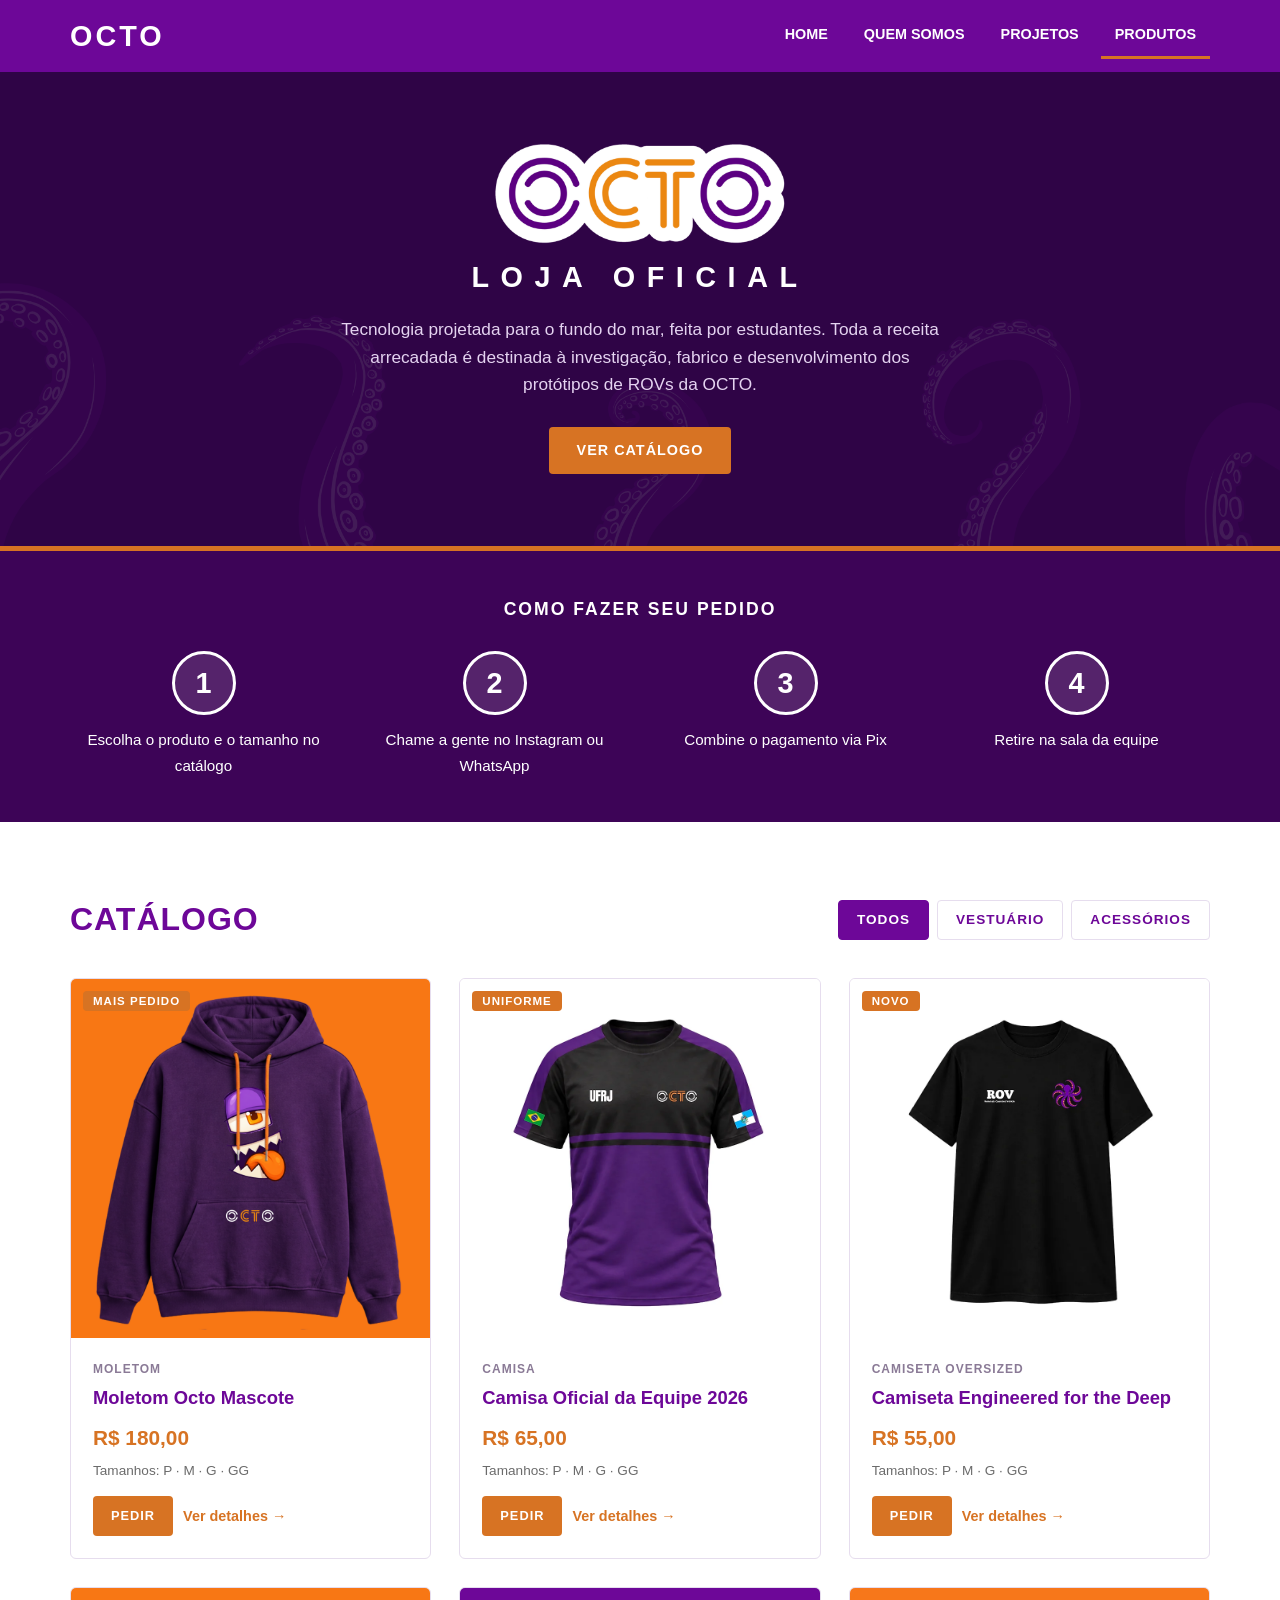
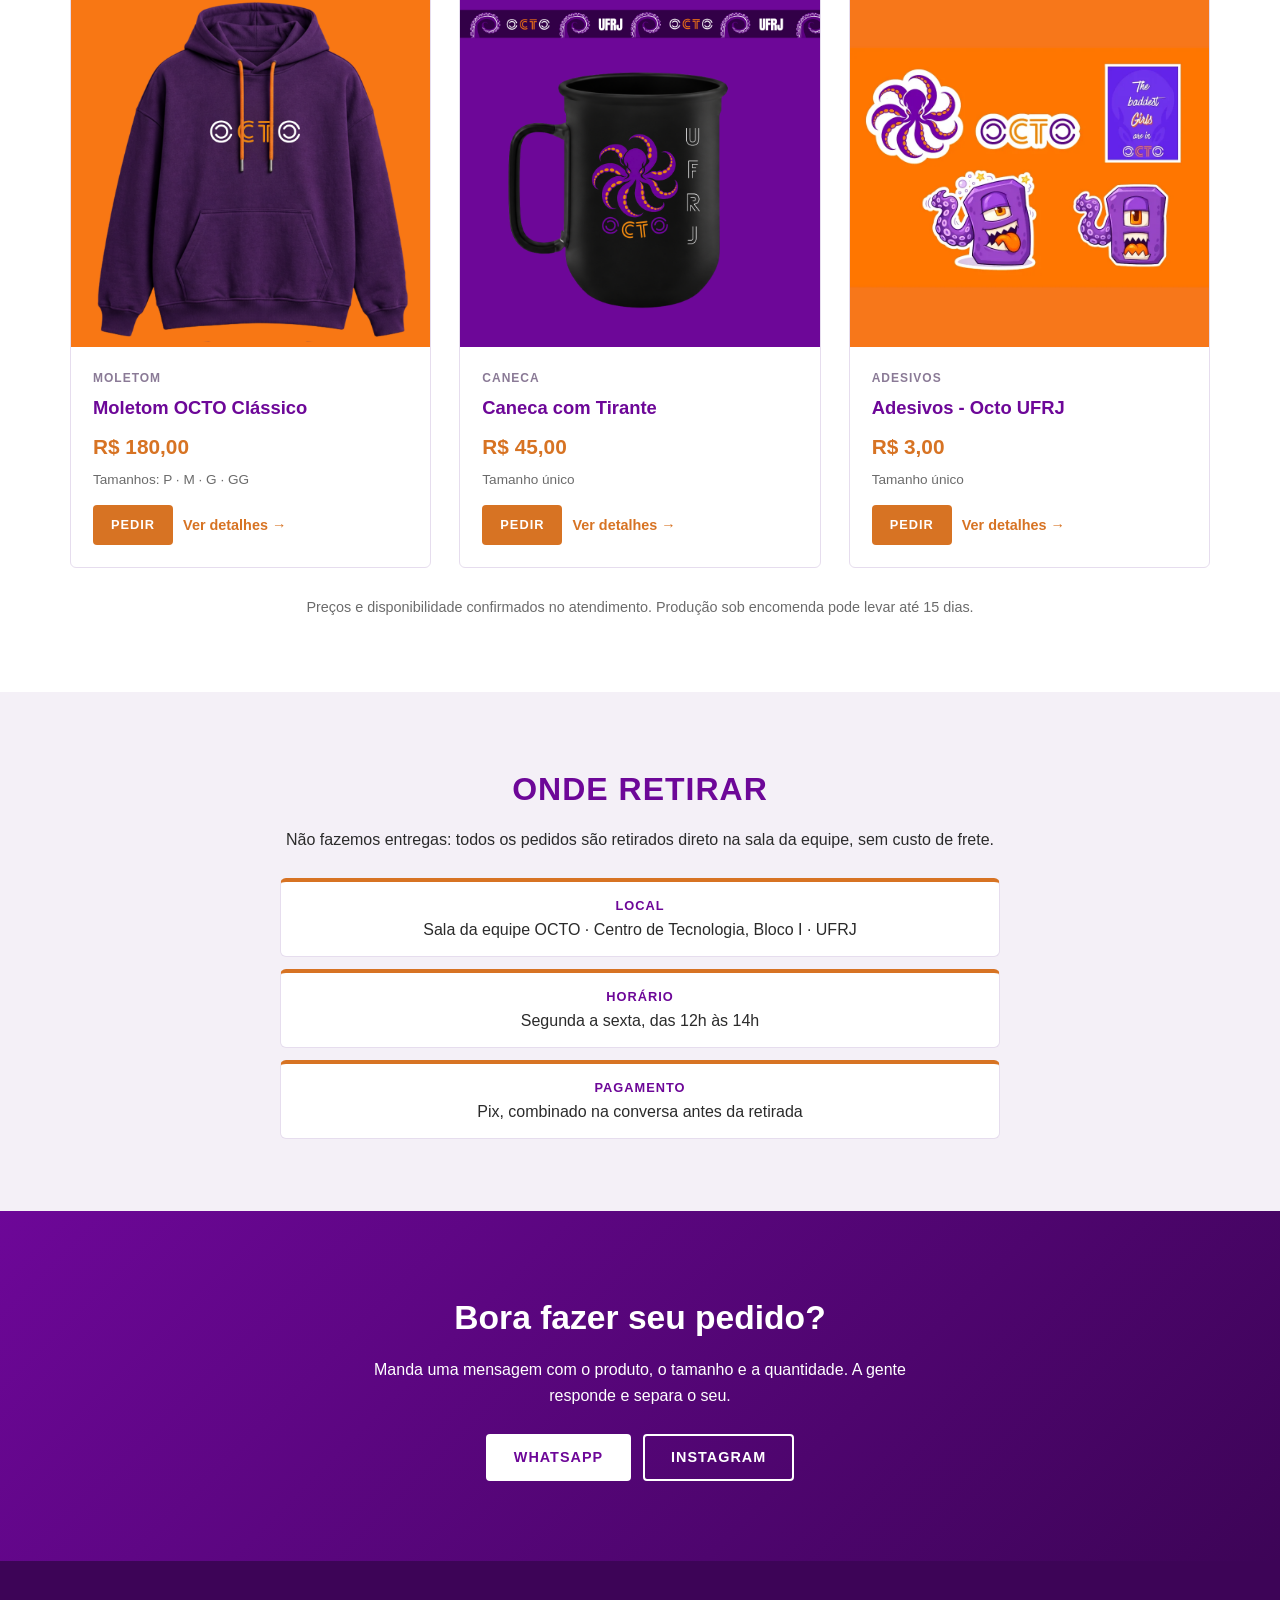
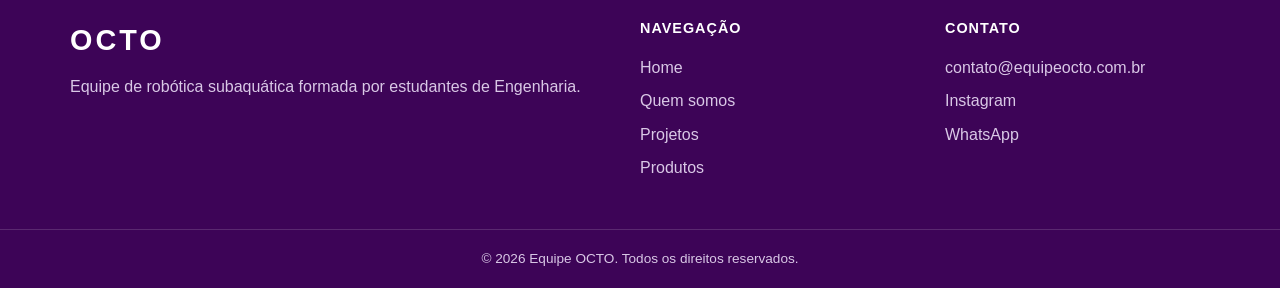
<file: produtos.html>
<!DOCTYPE html>
<html lang="pt-BR">
<head>
  <meta charset="UTF-8">
  <meta name="viewport" content="width=device-width, initial-scale=1.0">
  <title>Loja — OCTO UFRJ</title>
  <meta name="description" content="Catálogo de produtos oficiais da equipe OCTO. Peça pelo Instagram ou WhatsApp e retire na sala da equipe.">
  <link rel="stylesheet" href="produtos.css">
</head>
<body>

 <header class="cabecalho" id="cabecalho">
  <div class="container barra">
    <a href="index.html" class="logo" aria-label="Página inicial da OCTO">OCTO</a>
    <button class="botao-menu" id="botaoMenu" aria-label="Abrir menu" aria-expanded="false">
      <span></span><span></span><span></span>
    </button>

    <nav class="navegacao" id="navegacao">
      <ul>
        <li><a href="index.html">HOME</a></li>
        <li><a href="quem-somos.html">QUEM SOMOS</a></li>
        <li><a href="projetos.html">PROJETOS</a></li>
        <li><a href="produtos.html" class="ativo">PRODUTOS</a></li>
      </ul>
    </nav>
  </div>
</header>

  <main>

    <section class="hero-loja">
      <div class="container hero-loja-grade">
        <div class="hero-loja-texto">
           <img src="img/produtos/logo.webp" alt="OCTO" class="marca-octo">
          <h1>
            <span class="hero-loja-titulo">Loja oficial</span>
          </h1>
          <p class="hero-texto">Tecnologia projetada para o fundo do mar, feita por estudantes. Toda a receita arrecadada é destinada à investigação, fabrico e desenvolvimento dos protótipos de ROVs da OCTO.</p>
          <a href="#catalogo" class="botao">Ver catálogo</a>
        </div>
      </div>
    </section>

    <section class="numeros" aria-labelledby="comoPedir">
      <div class="container">
        <h2 id="comoPedir" class="passos-titulo">Como fazer seu pedido</h2>
        <div class="grade-numeros">
          <div class="numero"><strong>1</strong><span>Escolha o produto e o tamanho no catálogo</span></div>
          <div class="numero"><strong>2</strong><span>Chame a gente no Instagram ou WhatsApp</span></div>
          <div class="numero"><strong>3</strong><span>Combine o pagamento via Pix</span></div>
          <div class="numero"><strong>4</strong><span>Retire na sala da equipe</span></div>
        </div>
      </div>
    </section>

    <section class="destaques container" id="catalogo">
      <div class="catalogo-topo">
        <h2 class="titulo-secao">Catálogo</h2>
        <div class="filtros" id="filtros">
          <button class="filtro ativo" data-filtro="todos">Todos</button>
          <button class="filtro" data-filtro="vestuario">Vestuário</button>
          <button class="filtro" data-filtro="acessorios">Acessórios</button>
        </div>
      </div>

      <div class="grade-cards grade-produtos" id="gradeProdutos"></div>

      <p class="aviso-precos">Preços e disponibilidade confirmados no atendimento. Produção sob encomenda pode levar até 15 dias.</p>
    </section>

    <section class="retirada">
      <div class="container retirada-conteudo">
        <h2 class="titulo-secao">Onde retirar</h2>
        <p>Não fazemos entregas: todos os pedidos são retirados direto na sala da equipe, sem custo de frete.</p>
        <ul class="retirada-info">
          <li><strong>Local</strong><span>Sala da equipe OCTO · Centro de Tecnologia, Bloco I · UFRJ</span></li>
          <li><strong>Horário</strong><span>Segunda a sexta, das 12h às 14h</span></li>
          <li><strong>Pagamento</strong><span>Pix, combinado na conversa antes da retirada</span></li>
        </ul>
      </div>
    </section>

    <section class="chamada">
      <div class="container chamada-conteudo">
        <h2>Bora fazer seu pedido?</h2>
        <p>Manda uma mensagem com o produto, o tamanho e a quantidade. A gente responde e separa o seu.</p>
        <div class="chamada-botoes">
          <a href="#" class="botao botao-claro" data-whatsapp>WhatsApp</a>
          <a href="#" class="botao botao-contorno" data-instagram target="_blank" rel="noopener">Instagram</a>
        </div>
      </div>
    </section>
  </main>

  <footer class="rodape">
    <div class="container grade-rodape">
      <div>
        <p class="logo logo-rodape">OCTO</p>
        <p>Equipe de robótica subaquática formada por estudantes de Engenharia.</p>
      </div>
      <div>
        <h4>Navegação</h4>
        <ul>
          <li><a href="index.html">Home</a></li>
          <li><a href="quem-somos.html" data-construcao>Quem somos</a></li>
          <li><a href="projetos.html" data-construcao>Projetos</a></li>
          <li><a href="produtos.html">Produtos</a></li>
        </ul>
      </div>
      <div>
        <h4>Contato</h4>
        <ul>
          <li><a href="mailto:contato@equipeocto.com.br">contato@equipeocto.com.br</a></li>
          <li><a href="#" data-instagram target="_blank" rel="noopener">Instagram</a></li>
          <li><a href="#" data-whatsapp target="_blank" rel="noopener">WhatsApp</a></li>
        </ul>
      </div>
    </div>
    <div class="rodape-base">
      <p>&copy; <span id="anoAtual"></span> Equipe OCTO. Todos os direitos reservados.</p>
    </div>
  </footer>

  <div class="modal" id="modal" aria-hidden="true">
    <div class="modal-fundo" data-fechar></div>
    <div class="modal-caixa" role="dialog" aria-modal="true" aria-labelledby="modalNome">
      <button class="modal-fechar" data-fechar aria-label="Fechar">&times;</button>
      <div class="modal-grade">
        <div>
          <img id="modalFoto" class="modal-foto" alt="">
          <div class="modal-miniaturas" id="modalMiniaturas"></div>
        </div>
        <div class="modal-info">
          <p class="modal-categoria" id="modalCategoria"></p>
          <h3 id="modalNome"></h3>
          <p class="modal-aviso-encomenda" id="modalAvisoEncomenda">Feito sob encomenda</p>
          <p class="preco" id="modalPreco"></p>
          <p id="modalDescricao"></p>
          <div id="modalTamanhosBloco">
            <p class="rotulo">Tamanho</p>
            <div class="tamanhos" id="modalTamanhos"></div>
        </div>
    <div class="modal-botoes">
    <a href="#" class="botao" id="modalWhatsapp" target="_blank" rel="noopener">Pedir no WhatsApp</a>
    <a href="#" class="botao botao-roxo" data-instagram target="_blank" rel="noopener">Pedir no Instagram</a>
  </div>
  <p class="modal-nota">Retirada na sala da equipe · Pagamento via Pix</p>
</div>
      </div>
    </div>
  </div>

  <button class="voltar-topo" id="voltarTopo" aria-label="Voltar ao topo">&#8679;</button>

  <script src="produtos.js"></script>
</body>
</html>
</file>
<file: produtos.css>
/* ===== Página de produtos — OCTO (segue o visual da home) ===== */

:root {
  --roxo: #6d0798;
  --roxo-escuro: #3d0457;
  --roxo-noite: #24023a;
  --laranja: #d77323;
  --branco: #ffffff;
  --cinza: #f4f0f7;
  --borda: #e6ddee;
  --texto: #2b2b2b;
  --texto-suave: #6b6b6b;
}

* { margin: 0; padding: 0; box-sizing: border-box; }
html { scroll-behavior: smooth; }

body {
  font-family: "Segoe UI", Arial, Helvetica, sans-serif;
  color: var(--texto);
  background: var(--branco);
  line-height: 1.6;
}

img { max-width: 100%; display: block; }
a { text-decoration: none; color: inherit; }
ul { list-style: none; }

.container { width: min(1140px, 92%); margin: 0 auto; }

/* ===== Botões ===== */
.botao {
  display: inline-block;
  background: var(--laranja);
  color: var(--branco);
  font-weight: 700;
  padding: 12px 28px;
  border-radius: 4px;
  text-transform: uppercase;
  letter-spacing: 1px;
  font-size: 0.9rem;
  text-align: center;
}
.botao:hover { background: #b85f18; }
.botao-claro { background: var(--branco); color: var(--roxo); }
.botao-claro:hover { background: var(--cinza); }
.botao-contorno { background: transparent; border: 2px solid var(--branco); padding: 10px 26px; }
.botao-contorno:hover { background: var(--branco); color: var(--roxo); }
.botao-roxo { background: var(--roxo); }
.botao-roxo:hover { background: var(--roxo-escuro); }

.titulo-secao {
  font-size: 2rem;
  color: var(--roxo);
  margin-bottom: 32px;
  text-transform: uppercase;
  letter-spacing: 1px;
}

/* ===== Cabeçalho ===== */
.cabecalho { background: var(--roxo); position: sticky; top: 0; z-index: 100; }
.cabecalho.rolado { box-shadow: 0 2px 10px rgba(0, 0, 0, 0.35); }

.barra { display: flex; align-items: center; justify-content: space-between; height: 72px; }

.logo { font-size: 1.8rem; font-weight: 800; letter-spacing: 3px; color: var(--branco); }

.navegacao ul { display: flex; gap: 8px; }
.navegacao a {
  color: var(--branco);
  font-weight: 600;
  font-size: 0.9rem;
  padding: 10px 14px;
  border-bottom: 3px solid transparent;
  display: inline-block;
}
.navegacao a:hover { color: #f3c28e; }
.navegacao a.ativo { border-bottom-color: var(--laranja); }

.botao-menu {
  display: none;
  background: none;
  border: none;
  cursor: pointer;
  flex-direction: column;
  gap: 5px;
  padding: 8px;
}
.botao-menu span { width: 26px; height: 3px; background: var(--branco); display: block; }

/* ===== Abertura da loja ===== */
.hero-loja {
  position: relative;
  overflow: hidden;
  background-image: url("img/produtos/fundo_hero.webp");
  background-size: cover;
  background-position: center;
  background-repeat: no-repeat;
  color: var(--branco);
  padding: 72px 0;
  border-bottom: 5px solid var(--laranja);
}

.hero-loja-grade {
  display: flex;
  flex-direction: column;
  align-items: center;
  text-align: center;
  gap: 24px;
}

.hero-loja-texto {
  display: flex;
  flex-direction: column;
  align-items: center;
  text-align: center;
  max-width: 680px; /* Alinha e limita a largura do texto para boa leitura */
  margin: 0 auto;
}

.hero-loja h1 { margin-bottom: 0; }

.marca-octo { display: block; width: min(340px, 80vw); max-height: 140px; object-fit: contain; margin: 0 auto; }
.marca-o { stroke: #8a16c0; }
.marca-ct { stroke: #e88813; }

.hero-loja-titulo {
  display: flex;
  align-items: center;
  justify-content: center;
  gap: 16px;
  margin-top: 8px;
  font-size: clamp(1.2rem, 2.5vw, 1.8rem);
  font-weight: 700;
  letter-spacing: 0.4em;
  text-transform: uppercase;
}

.hero-loja-titulo::before,
.hero-loja-titulo::after {
  content: "";
  flex: 1;
  max-width: 80px;
  height: 3px;
  border-radius: 3px;
  background: var(--laranja);
}

.hero-texto {
  max-width: 620px;
  margin: 16px auto 28px;
  font-size: 1.08rem;
  color: #e4d3f0;
}

.hero-polvo {
  position: relative;
  justify-self: center;
  width: min(400px, 100%);
  aspect-ratio: 1;
  display: grid;
  place-items: center;
}

.hero-polvo img {
  position: relative;
  width: 82%;
  filter: drop-shadow(0 12px 30px rgba(0, 0, 0, 0.5));
}

/* ===== Como fazer seu pedido ===== */
.numeros { background: var(--roxo-escuro); color: var(--branco); padding: 44px 0; }

.passos-titulo {
  text-align: center;
  font-size: 1.1rem;
  text-transform: uppercase;
  letter-spacing: 2px;
  margin-bottom: 28px;
}

.grade-numeros { display: grid; grid-template-columns: repeat(4, 1fr); gap: 24px; text-align: center; }

.numero strong {
  display: grid;
  place-items: center;
  width: 64px;
  height: 64px;
  margin: 0 auto 12px;
  border-radius: 50%;
  border: 3px solid var(--branco);
  background: rgba(255, 255, 255, 0.12);
  color: var(--branco);
  font-size: 1.8rem;
  line-height: 1;
}
.numero span { font-size: 0.95rem; }

/* ===== Catálogo ===== */
.destaques { padding: 72px 0; }

.catalogo-topo {
  display: flex;
  flex-wrap: wrap;
  justify-content: space-between;
  align-items: center;
  gap: 16px;
  margin-bottom: 32px;
}
.catalogo-topo .titulo-secao { margin-bottom: 0; }

.filtros { display: flex; flex-wrap: wrap; gap: 8px; }
.filtro {
  background: var(--branco);
  border: 1px solid var(--borda);
  border-radius: 4px;
  padding: 8px 18px;
  font: inherit;
  font-weight: 600;
  font-size: 0.85rem;
  text-transform: uppercase;
  letter-spacing: 1px;
  color: var(--roxo);
  cursor: pointer;
}
.filtro:hover { border-color: var(--roxo); }
.filtro.ativo { background: var(--roxo); border-color: var(--roxo); color: var(--branco); }

.grade-cards { display: grid; grid-template-columns: repeat(3, 1fr); gap: 28px; }

.card {
  background: var(--branco);
  border: 1px solid var(--borda);
  border-radius: 6px;
  overflow: hidden;
  display: flex;
  flex-direction: column;
}
.card:hover { box-shadow: 0 8px 24px rgba(109, 7, 152, 0.15); }

.card-foto {
  position: relative;
  display: block;
  width: 100%;
  border: none;
  padding: 0;
  background: var(--cinza);
  cursor: pointer;
}
.card-foto img { width: 100%; aspect-ratio: 1; object-fit: cover; }

.selo {
  position: absolute;
  top: 12px;
  left: 12px;
  background: var(--laranja);
  color: var(--branco);
  font-size: 0.72rem;
  font-weight: 700;
  text-transform: uppercase;
  letter-spacing: 1px;
  padding: 4px 10px;
  border-radius: 4px;
}

.card-corpo { padding: 22px; display: flex; flex-direction: column; flex: 1; }
.card-corpo h3 { color: var(--roxo); margin-bottom: 8px; font-size: 1.15rem; }
.card-corpo p { font-size: 0.95rem; margin-bottom: 14px; }

.categoria {
  font-size: 0.75rem !important;
  font-weight: 700;
  text-transform: uppercase;
  letter-spacing: 1px;
  color: #8a7a96;
  margin-bottom: 4px !important;
}
.preco { color: var(--laranja); font-weight: 800; font-size: 1.3rem !important; margin-bottom: 6px !important; }
.tamanhos-texto { font-size: 0.85rem !important; color: var(--texto-suave); }

.card-acoes { display: flex; gap: 10px; margin-top: auto; align-items: center; }
.card-acoes .botao { padding: 10px 18px; font-size: 0.8rem; }

.link-card {
  color: var(--laranja);
  font-weight: 700;
  font-size: 0.9rem;
  background: none;
  border: none;
  font-family: inherit;
  cursor: pointer;
}
.link-card:hover { color: var(--roxo); }

.aviso-precos { margin-top: 28px; font-size: 0.9rem; color: var(--texto-suave); text-align: center; }

/* ===== Onde retirar ===== */
.retirada { background: var(--cinza); padding: 72px 0; }
.retirada-conteudo { max-width: 720px; text-align: center; }
.retirada .titulo-secao { margin-bottom: 12px; }
.retirada-info { margin-top: 26px; display: grid; gap: 12px; }
.retirada-info li {
  background: var(--branco);
  border: 1px solid var(--borda);
  border-top: 4px solid var(--laranja);
  border-radius: 6px;
  padding: 14px 18px;
}
.retirada-info strong {
  display: block;
  color: var(--roxo);
  text-transform: uppercase;
  font-size: 0.8rem;
  letter-spacing: 1px;
}

/* ===== Chamada ===== */
.chamada {
  background: linear-gradient(135deg, var(--roxo), var(--roxo-escuro));
  color: var(--branco);
  text-align: center;
  padding: 80px 0;
}
.chamada h2 { font-size: 2.1rem; margin-bottom: 12px; }
.chamada p { max-width: 560px; margin: 0 auto 26px; }
.chamada-botoes { display: flex; flex-wrap: wrap; justify-content: center; gap: 12px; }

/* ===== Rodapé ===== */
.rodape { background: var(--roxo-escuro); color: #d9c8e6; }

.grade-rodape { display: grid; grid-template-columns: 2fr 1fr 1fr; gap: 40px; padding: 56px 0 40px; }

.logo-rodape { color: var(--branco); margin-bottom: 10px; }

.rodape h4 {
  color: var(--branco);
  margin-bottom: 14px;
  text-transform: uppercase;
  letter-spacing: 1px;
  font-size: 0.9rem;
}
.rodape li { margin-bottom: 8px; }
.rodape a:hover { color: var(--laranja); }

.rodape-base {
  border-top: 1px solid rgba(255, 255, 255, 0.15);
  text-align: center;
  padding: 18px 0;
  font-size: 0.85rem;
}

.voltar-topo {
  position: fixed;
  bottom: 24px;
  right: 24px;
  width: 44px;
  height: 44px;
  border-radius: 50%;
  border: none;
  background: var(--laranja);
  color: var(--branco);
  font-size: 1.1rem;
  cursor: pointer;
  display: none;
  z-index: 90;
}
.voltar-topo.visivel { display: block; }
.voltar-topo:hover { background: var(--roxo); }

/* ===== Detalhe do produto ===== */
.modal { position: fixed; inset: 0; z-index: 200; display: none; align-items: center; justify-content: center; padding: 16px; }
.modal.aberto { display: flex; }
.modal-fundo { position: absolute; inset: 0; background: rgba(61, 4, 87, 0.75); }
.modal-caixa {
  position: relative;
  background: var(--branco);
  border-radius: 6px;
  width: min(920px, 100%);
  max-height: calc(100vh - 32px);
  overflow: auto;
  box-shadow: 0 20px 50px rgba(0, 0, 0, 0.35);
}
.modal-fechar {
  position: absolute;
  top: 10px;
  right: 12px;
  z-index: 2;
  width: 38px;
  height: 38px;
  border: none;
  border-radius: 50%;
  background: var(--cinza);
  color: var(--roxo);
  font-size: 1.6rem;
  line-height: 1;
  cursor: pointer;
}
.modal-fechar:hover { background: var(--laranja); color: var(--branco); }
.modal-grade { display: grid; grid-template-columns: 1fr 1fr; }
.modal-grade > div:first-child { background: var(--cinza); padding: 20px; }
.modal-foto { width: 100%; aspect-ratio: 1; object-fit: cover; border-radius: 6px; background: var(--branco); }
.modal-miniaturas { display: flex; gap: 8px; margin-top: 10px; }
.modal-miniaturas button {
  width: 64px;
  padding: 0;
  border: 2px solid transparent;
  border-radius: 4px;
  overflow: hidden;
  cursor: pointer;
  opacity: 0.6;
  background: none;
}
.modal-miniaturas button.ativo, .modal-miniaturas button:hover { border-color: var(--laranja); opacity: 1; }
.modal-info { padding: 32px 28px; display: flex; flex-direction: column; gap: 10px; }
.modal-categoria {
  color: var(--laranja);
  font-weight: 700;
  text-transform: uppercase;
  letter-spacing: 2px;
  font-size: 0.85rem;
}
.modal-info h3 { color: var(--roxo); font-size: 1.6rem; line-height: 1.2; padding-right: 30px; }
.rotulo { font-weight: 700; font-size: 0.8rem; text-transform: uppercase; letter-spacing: 1px; margin-top: 6px; }
.tamanhos { display: flex; flex-wrap: wrap; gap: 8px; margin-top: 6px; }
.tamanhos button {
  min-width: 46px;
  padding: 8px 10px;
  border: 1px solid var(--borda);
  border-radius: 4px;
  background: var(--branco);
  font: inherit;
  font-weight: 700;
  cursor: pointer;
}
.tamanhos button:hover { border-color: var(--roxo); }
.tamanhos button.ativo { background: var(--roxo); border-color: var(--roxo); color: var(--branco); }
.modal-botoes { display: grid; gap: 10px; margin-top: 10px; }
.modal-nota { font-size: 0.85rem; color: var(--texto-suave); text-align: center; }

/* ===== Celular ===== */
@media (max-width: 768px) {
  .botao-menu { display: flex; }

  .navegacao {
    position: absolute;
    top: 72px;
    left: 0;
    right: 0;
    background: var(--roxo);
    display: none;
  }
  .navegacao.aberto { display: block; }
  .navegacao ul { flex-direction: column; gap: 0; padding: 8px 0 16px; }
  .navegacao a { display: block; padding: 12px 6%; border-bottom: none; }
  .navegacao a.ativo { border-left: 4px solid var(--laranja); padding-left: calc(6% - 4px); }

  .hero-loja { padding: 44px 0 52px; }
  .hero-loja-grade { grid-template-columns: 1fr; text-align: center; gap: 24px; }
  .hero-polvo { width: 200px; grid-row: 1; }
  .marca-octo { margin: 0 auto; width: min(340px, 100%); }
  .hero-loja-titulo { justify-content: center; letter-spacing: 0.35em; }
  .hero-loja-titulo::before { content: ""; flex: 1; max-width: 60px; height: 3px; border-radius: 3px; background: var(--laranja); }
  .hero-loja-titulo::after { max-width: 60px; }
  .hero-texto { margin-inline: auto; font-size: 1rem; }

  .grade-numeros { grid-template-columns: repeat(2, 1fr); }
  .numero strong { width: 54px; height: 54px; font-size: 1.5rem; }

  .titulo-secao { font-size: 1.6rem; }
  .grade-cards { grid-template-columns: repeat(2, 1fr); gap: 14px; }
  .card-corpo { padding: 14px; }
  .card-corpo h3 { font-size: 1rem; }
  .card-acoes { flex-direction: column; align-items: stretch; }

  .modal-grade { grid-template-columns: 1fr; }
  .modal-info { padding: 22px 18px; }

  .grade-rodape { grid-template-columns: 1fr; gap: 28px; }
}

@media (max-width: 420px) {
  .grade-cards { grid-template-columns: 1fr; }
}

.modal-aviso-encomenda {
  font-size: 0.9rem;
  color: var(--texto-suave);
  font-weight: 600;
  margin-top: -4px;
}
#modalDescricao {
  white-space: pre-line;
}
</file>
